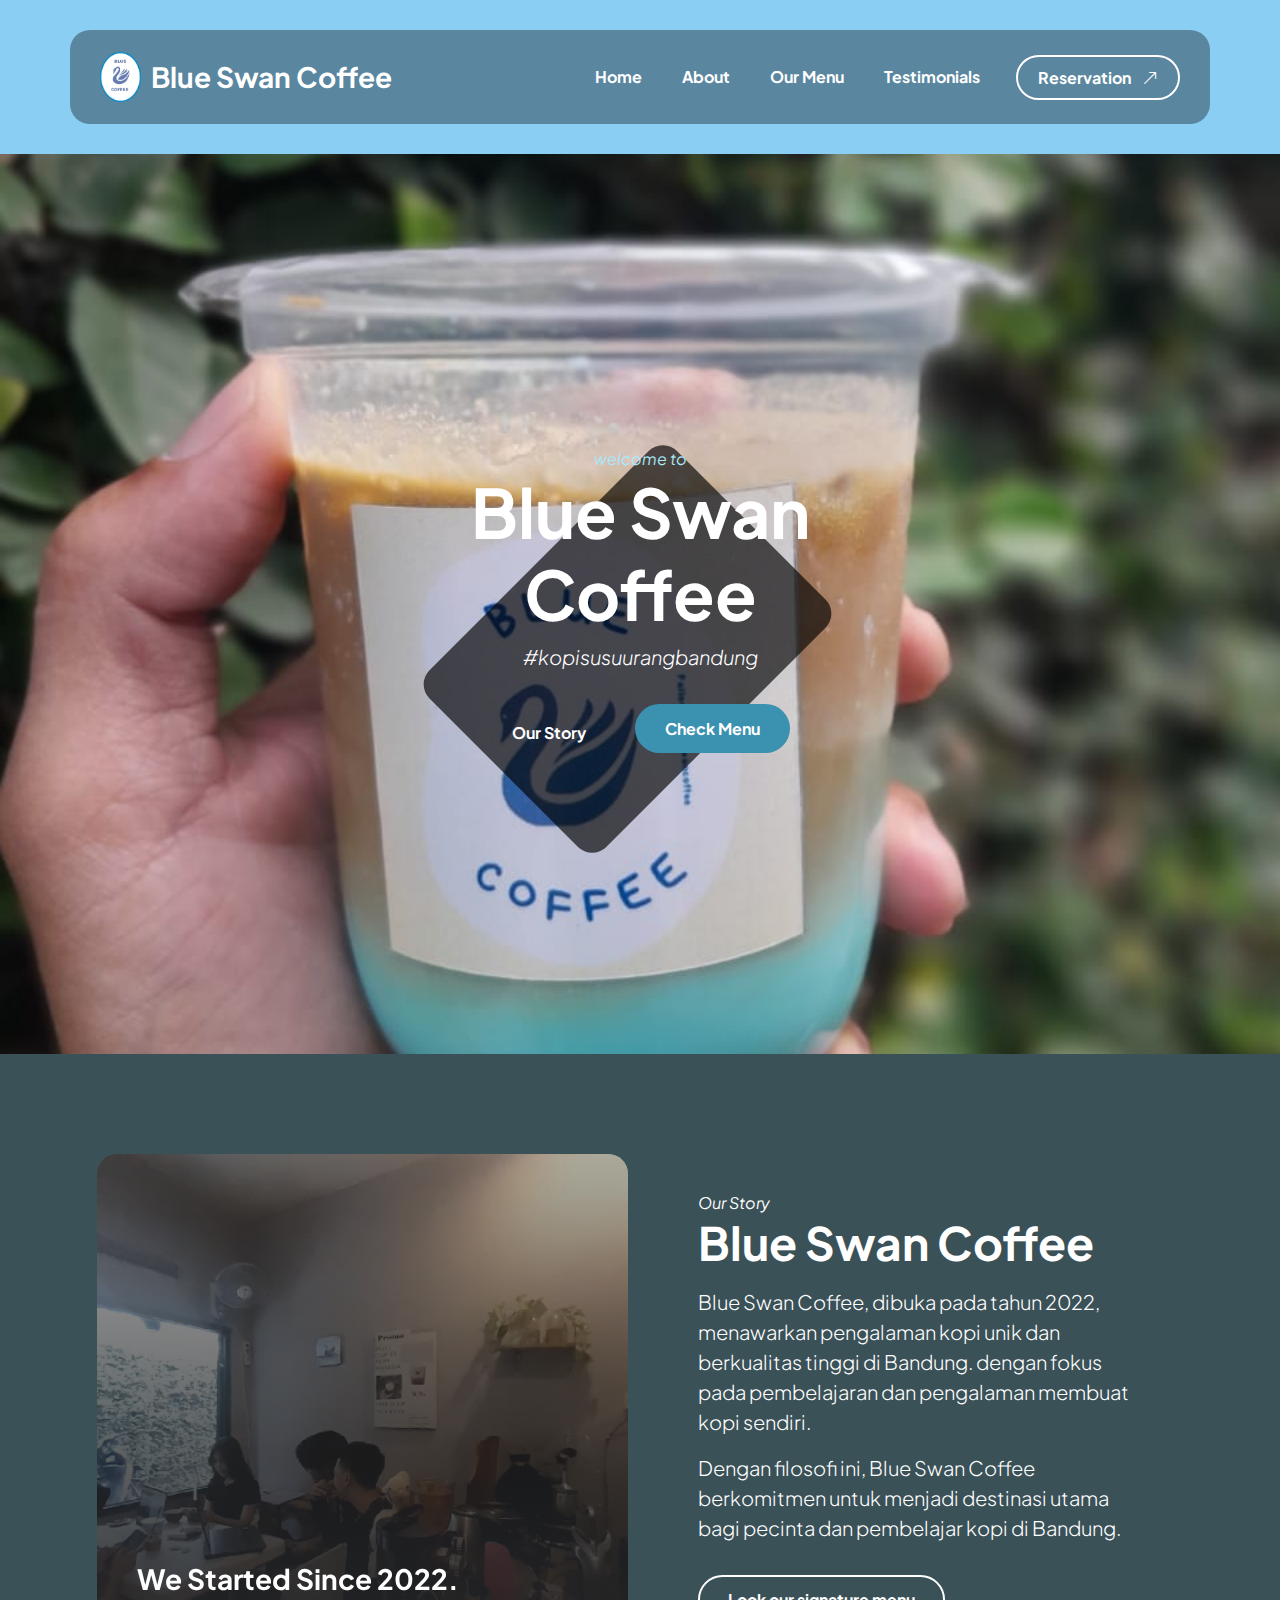
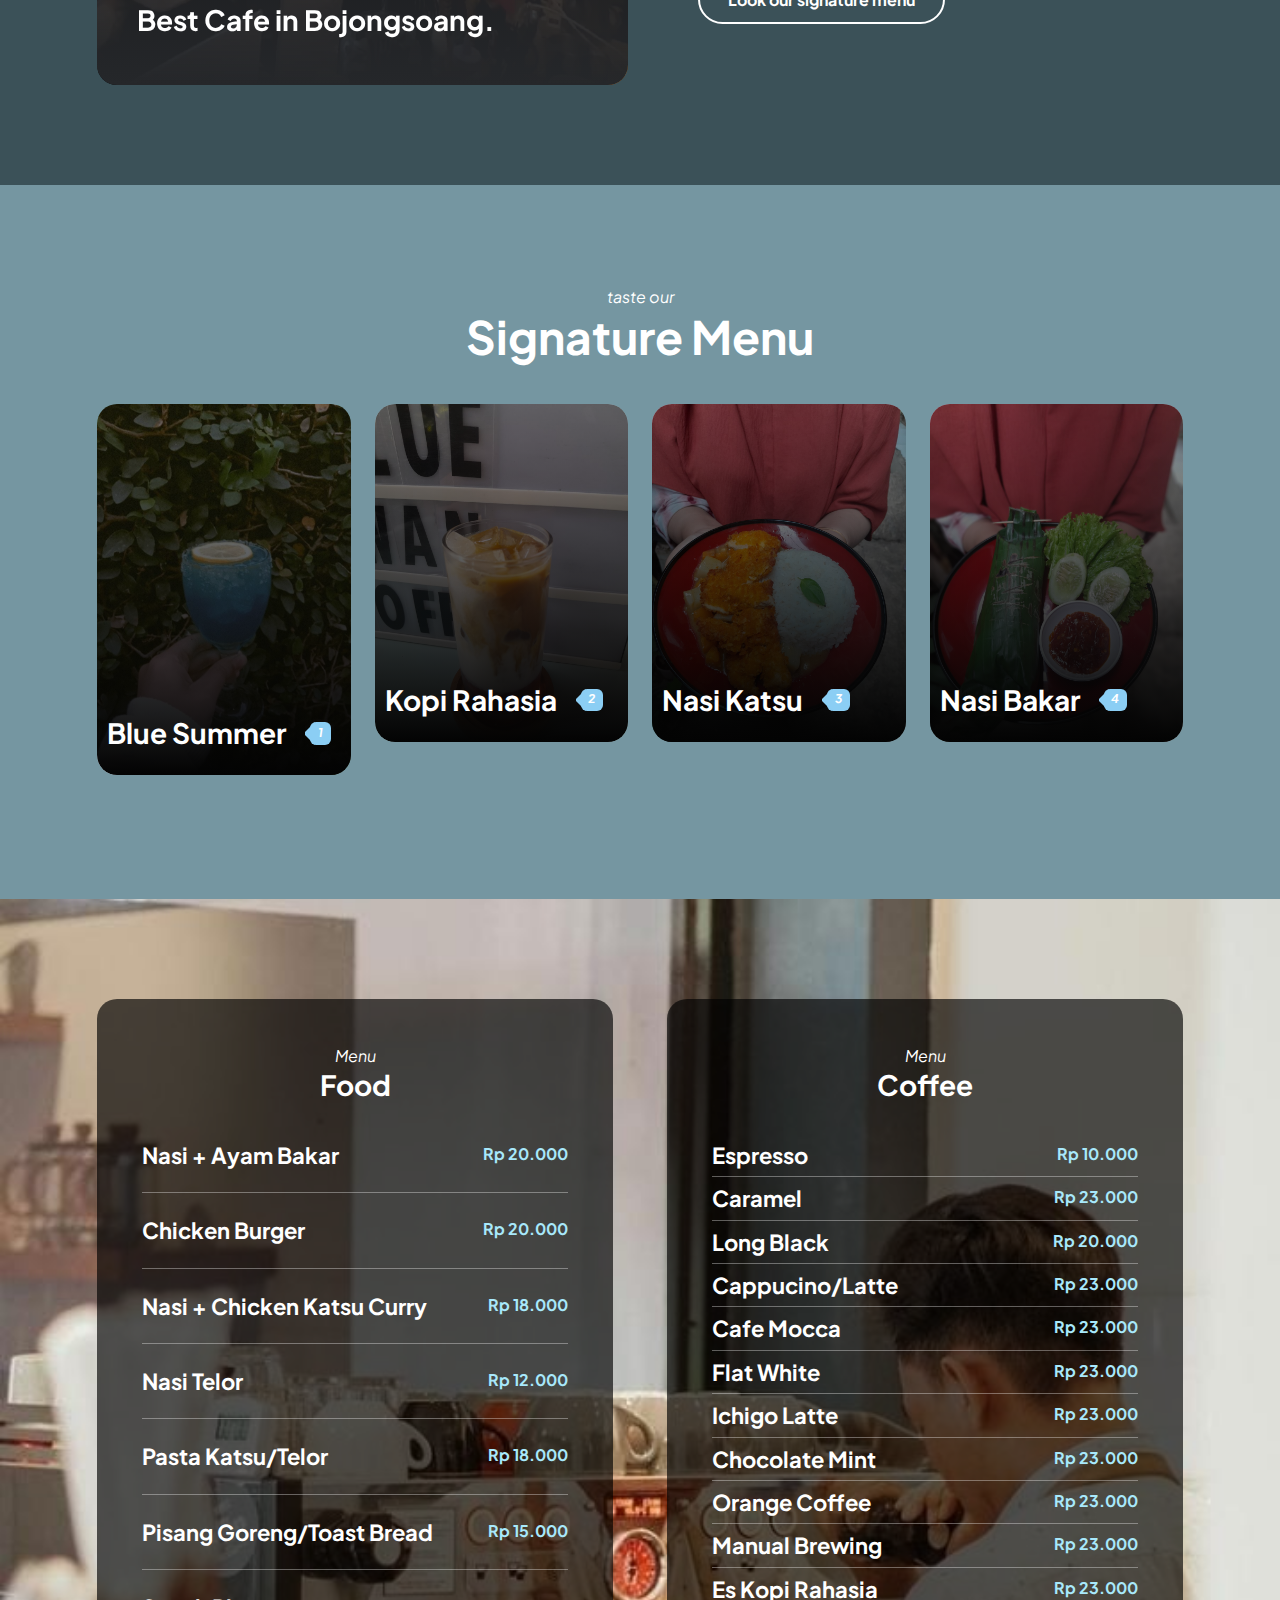
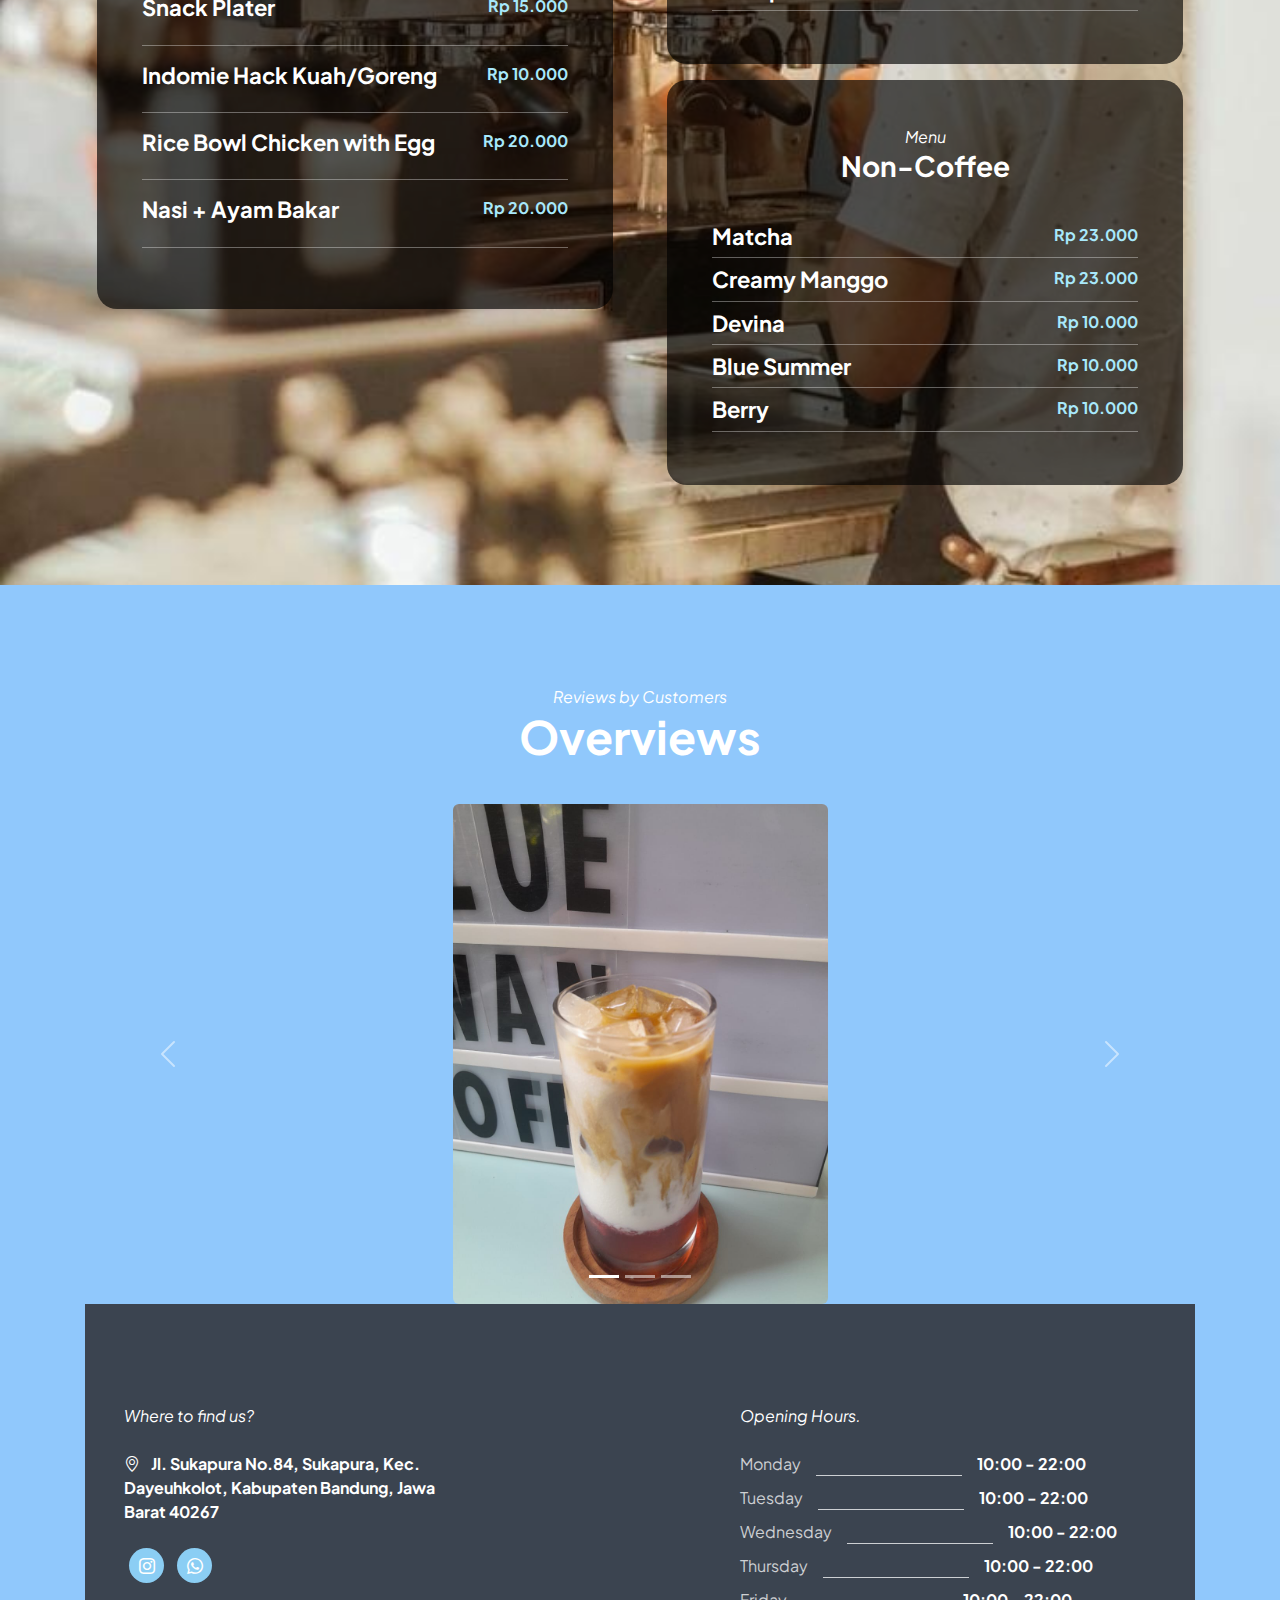
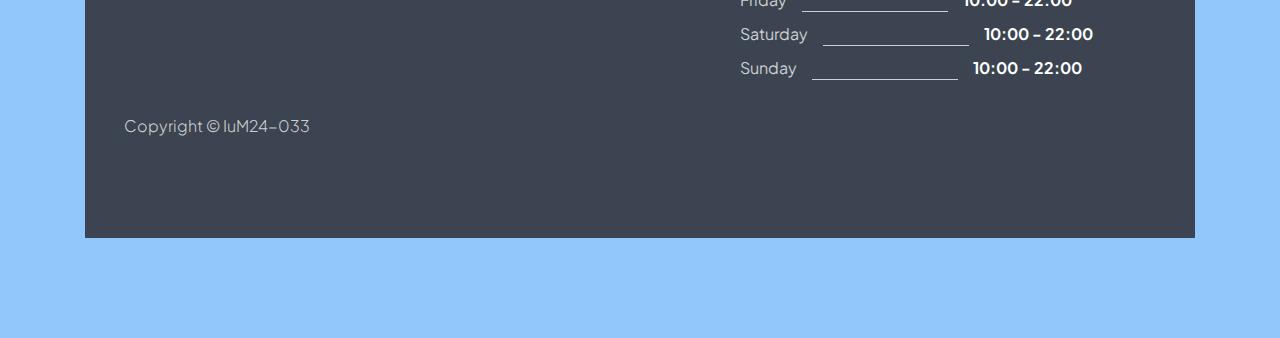
<file: blue_swan_coffee/index.html>
<!DOCTYPE html>
<html lang="en">
  <head>
    <meta charset="utf-8" />
    <meta name="viewport" content="width=device-width, initial-scale=1" />

    <meta name="description" content="" />
    <meta name="author" content="" />

    <title>Blue Swan Coffee Website</title>

    <!-- CSS FILES -->
    <link rel="preconnect" href="https://fonts.googleapis.com" />

    <link rel="preconnect" href="https://fonts.gstatic.com" crossorigin />

    <link
      href="https://fonts.googleapis.com/css2?family=Plus+Jakarta+Sans:ital,wght@0,200;0,400;0,600;0,700;1,200;1,700&display=swap"
      rel="stylesheet"
    />
    <link
      rel="stylesheet"
      href="https://maxcdn.bootstrapcdn.com/bootstrap/4.5.2/css/bootstrap.min.css"
    />
    <link href="css/bootstrap.min.css" rel="stylesheet" />

    <link href="css/bootstrap-icons.css" rel="stylesheet" />

    <link href="css/vegas.min.css" rel="stylesheet" />

    <link href="css/tooplate-barista.css" rel="stylesheet" />
  </head>
  <body>
    <main>
      <nav class="navbar navbar-expand-lg">
        <div class="container">
          <a class="navbar-brand d-flex align-items-center" href="index.html">
            <img
              src="images/img-menu-&-logo/img-logo.png"
              style="height: 50px; width: auto; margin-right: 10px"
              alt="Blue Swan Logo"
            />
            Blue Swan Coffee
          </a>
          <button
            class="navbar-toggler"
            type="button"
            data-bs-toggle="collapse"
            data-bs-target="#navbarNav"
            aria-controls="navbarNav"
            aria-expanded="false"
            aria-label="Toggle navigation"
          >
            <span class="navbar-toggler-icon"></span>
          </button>
          <div class="collapse navbar-collapse" id="navbarNav">
            <ul class="navbar-nav ms-lg-auto">
              <li class="nav-item">
                <a class="nav-link" href="index.html#section_1">Home</a>
              </li>
              <li class="nav-item">
                <a class="nav-link" href="index.html#section_2">About</a>
              </li>
              <li class="nav-item">
                <a class="nav-link" href="index.html#section_3">Our Menu</a>
              </li>
              <li class="nav-item">
                <a class="nav-link" href="index.html#section_4">Testimonials</a>
              </li>
            </ul>
            <div class="ms-lg-3">
              <a
                class="btn custom-btn custom-border-btn"
                href="https://wa.me/628986719878"
                target="_blank"
              >
                Reservation
                <i class="bi-arrow-up-right ms-2"></i>
              </a>
            </div>
          </div>
        </div>
      </nav>
      <section
        class="hero-section d-flex justify-content-center align-items-center"
        id="section_1"
      >
        <div class="container">
          <div class="row align-items-center">
            <div class="col-lg-6 col-12 mx-auto">
              <em class="small-text">welcome to</em>

              <h1>Blue Swan Coffee</h1>

              <p class="text-white mb-4 pb-lg-2">
                <em>#kopisusuurangbandung</em>
              </p>

              <a
                class="btn custom-btn custom-border-btn smoothscroll me-3"
                href="#section_2"
              >
                Our Story
              </a>

              <a class="btn custom-btn smoothscroll me-2 mb-2" href="#section_3"
                ><strong>Check Menu</strong></a
              >
            </div>
          </div>
        </div>

        <!-- <div class="hero-slides"></div>   -->
      </section>

      <section class="about-section section-padding" id="section_2">
        <div class="section-overlay"></div>
        <div class="container">
          <div class="col-12">
            <div class="row align-items-center">
              <div class="col-lg-6 col-12">
                <div class="ratio ratio-1x1">
                  <video
                    autoplay=""
                    loop=""
                    muted=""
                    class="custom-video"
                    poster=""
                  >
                    <source
                      src="videos/WhatsApp Video 2024-05-14 at 13.03.33.mp4"
                      type="video/mp4"
                    />
                  </video>

                  <div class="about-video-info d-flex flex-column">
                    <h4 class="mt-auto">We Started Since 2022.</h4>
                    <h4>Best Cafe in Bojongsoang.</h4>
                  </div>
                </div>
              </div>

              <div class="col-lg-5 col-12 mt-4 mt-lg-0 mx-auto">
                <em class="text-white">Our Story</em>

                <h2 class="text-white mb-3">Blue Swan Coffee</h2>

                <p class="text-white">
                  Blue Swan Coffee, dibuka pada tahun 2022, menawarkan
                  pengalaman kopi unik dan berkualitas tinggi di Bandung. dengan
                  fokus pada pembelajaran dan pengalaman membuat kopi sendiri.
                </p>

                <p class="text-white">
                  Dengan filosofi ini, Blue Swan Coffee berkomitmen untuk
                  menjadi destinasi utama bagi pecinta dan pembelajar kopi di
                  Bandung.
                </p>

                <a
                  href="#Signature Menu"
                  class="smoothscroll btn custom-btn custom-border-btn mt-3 mb-4"
                  >Look our signature menu</a
                >
              </div>
            </div>
          </div>
        </div>
      </section>

      <section
        class="barista-section section-padding section-bg"
        id="Signature Menu"
      >
        <div class="container">
          <div class="col-12">
            <div class="row justify-content-center">
              <div class="col-lg-12 col-12 text-center mb-4 pb-lg-2">
                <em class="text-white">taste our</em>

                <h2 class="text-white">Signature Menu</h2>
              </div>

              <div class="col-lg-3 col-md-6 col-12 mb-4">
                <div class="team-block-wrap">
                  <div class="team-block-info d-flex flex-column">
                    <div class="d-flex mt-auto mb-3">
                      <h4 class="text-white mb-0">Blue Summer</h4>

                      <p class="badge ms-4"><em>1</em></p>
                    </div>
                  </div>

                  <div class="team-block-image-wrap">
                    <img
                      src="images/team/summ.jpg"
                      class="team-block-image img-fluid"
                      alt=""
                    />
                  </div>
                </div>
              </div>

              <div class="col-lg-3 col-md-6 col-12 mb-4">
                <div class="team-block-wrap">
                  <div class="team-block-info d-flex flex-column">
                    <div class="d-flex mt-auto mb-3">
                      <h4 class="text-white mb-0">Kopi Rahasia</h4>

                      <p class="badge ms-4"><em>2</em></p>
                    </div>
                  </div>

                  <div class="team-block-image-wrap">
                    <img
                      src="images/team/Kopisusu.jpeg"
                      class="team-block-image img-fluid"
                      alt=""
                    />
                  </div>
                </div>
              </div>

              <div class="col-lg-3 col-md-6 col-12 mb-4">
                <div class="team-block-wrap">
                  <div class="team-block-info d-flex flex-column">
                    <div class="d-flex mt-auto mb-3">
                      <h4 class="text-white mb-0">Nasi Katsu</h4>

                      <p class="badge ms-4"><em>3</em></p>
                    </div>
                  </div>

                  <div class="team-block-image-wrap">
                    <img
                      src="images/team/katsu.jpeg"
                      class="team-block-image img-fluid"
                      alt=""
                    />
                  </div>
                </div>
              </div>

              <div class="col-lg-3 col-md-6 col-12">
                <div class="team-block-wrap">
                  <div class="team-block-info d-flex flex-column">
                    <div class="d-flex mt-auto mb-3">
                      <h4 class="text-white mb-0">Nasi Bakar</h4>

                      <p class="badge ms-4"><em>4</em></p>
                    </div>
                  </div>

                  <div class="team-block-image-wrap">
                    <img
                      src="images/team/nasibakar.jpeg"
                      class="team-block-image img-fluid"
                      alt=""
                    />
                  </div>
                </div>
              </div>
            </div>
          </div>
        </div>
      </section>

      <!-- Menu Pricelist -->
      <section class="menu-section section-padding" id="section_3">
        <div class="container">
          <div class="row">
            <!-- Food -->
            <div class="col-lg-6 col-12 mb-3">
              <div class="col-12">
                <div class="menu-block-wrap">
                  <div class="text-center mb-4 pb-lg-2">
                    <em class="text-white">Menu</em>
                    <h4 class="text-white">Food</h4>
                  </div>

                  <div class="menu-block">
                    <div class="d-flex mt-2">
                      <h6>Nasi + Ayam Bakar</h6>
                      <span class="underline"></span>
                      <strong class="ms-auto">Rp 20.000</strong>
                    </div>
                    <div class="border-top mt-3 pt-3"></div>
                  </div>

                  <div class="menu-block">
                    <div class="d-flex mt-2">
                      <h6>Chicken Burger</h6>
                      <span class="underline"></span>
                      <strong class="ms-auto">Rp 20.000</strong>
                    </div>
                    <div class="border-top mt-3 pt-3"></div>
                  </div>

                  <div class="menu-block">
                    <div class="d-flex mt-2">
                      <h6>Nasi + Chicken Katsu Curry</h6>
                      <span class="underline"></span>
                      <strong class="ms-auto">Rp 18.000</strong>
                    </div>
                    <div class="border-top mt-3 pt-3"></div>
                  </div>

                  <div class="menu-block">
                    <div class="d-flex mt-2">
                      <h6>Nasi Telor</h6>
                      <span class="underline"></span>
                      <strong class="ms-auto">Rp 12.000</strong>
                    </div>
                    <div class="border-top mt-3 pt-3"></div>
                  </div>

                  <div class="menu-block">
                    <div class="d-flex mt-2">
                      <h6>Pasta Katsu/Telor</h6>
                      <span class="underline"></span>
                      <strong class="ms-auto">Rp 18.000</strong>
                    </div>
                    <div class="border-top mt-3 pt-3"></div>
                  </div>

                  <div class="menu-block">
                    <div class="d-flex mt-2">
                      <h6>Pisang Goreng/Toast Bread</h6>
                      <span class="underline"></span>
                      <strong class="ms-auto">Rp 15.000</strong>
                    </div>
                    <div class="border-top mt-3 pt-3"></div>
                  </div>

                  <div class="menu-block">
                    <div class="d-flex mt-2">
                      <h6>Snack Plater</h6>
                      <span class="underline"></span>
                      <strong class="ms-auto">Rp 15.000</strong>
                    </div>
                    <div class="border-top mt-3 pt-3"></div>
                  </div>

                  <div class="menu-block">
                    <div class="d-flex">
                      <h6>Indomie Hack Kuah/Goreng</h6>
                      <span class="underline"></span>
                      <strong class="ms-auto">Rp 10.000</strong>
                    </div>
                    <div class="border-top mt-3 pt-3"></div>
                  </div>

                  <div class="menu-block">
                    <div class="d-flex">
                      <h6>Rice Bowl Chicken with Egg</h6>
                      <span class="underline"></span>
                      <strong class="ms-auto">Rp 20.000</strong>
                    </div>
                    <div class="border-top mt-3 pt-3"></div>
                  </div>

                  <div class="menu-block">
                    <div class="d-flex">
                      <h6>Nasi + Ayam Bakar</h6>
                      <span class="underline"></span>
                      <strong class="ms-auto">Rp 20.000</strong>
                    </div>
                    <div class="border-top mt-3 pt-3"></div>
                  </div>
                </div>
              </div>
            </div>

            <!-- Coffee -->
            <div class="col-lg-6 col-12">
              <div class="col-12">
                <div class="menu-block-wrap mb-3">
                  <div class="text-center mb-4 pb-lg-2">
                    <em class="text-white">Menu</em>
                    <h4 class="text-white">Coffee</h4>
                  </div>

                  <div class="menu-block">
                    <div class="d-flex">
                      <h6>Espresso</h6>
                      <span class="underline"></span>
                      <strong class="ms-auto">Rp 10.000</strong>
                    </div>
                    <div class="border-top pt-2"></div>
                  </div>

                  <div class="menu-block">
                    <div class="d-flex">
                      <h6>Caramel</h6>
                      <span class="underline"></span>
                      <strong class="ms-auto">Rp 23.000</strong>
                    </div>
                    <div class="border-top pt-2"></div>
                  </div>

                  <div class="menu-block">
                    <div class="d-flex">
                      <h6>Long Black</h6>
                      <span class="underline"></span>
                      <strong class="ms-auto">Rp 20.000</strong>
                    </div>
                    <div class="border-top pt-2"></div>
                  </div>

                  <div class="menu-block">
                    <div class="d-flex">
                      <h6>Cappucino/Latte</h6>
                      <span class="underline"></span>
                      <strong class="ms-auto">Rp 23.000</strong>
                    </div>
                    <div class="border-top pt-2"></div>
                  </div>

                  <div class="menu-block">
                    <div class="d-flex">
                      <h6>Cafe Mocca</h6>
                      <span class="underline"></span>
                      <strong class="ms-auto">Rp 23.000</strong>
                    </div>
                    <div class="border-top pt-2"></div>
                  </div>

                  <div class="menu-block">
                    <div class="d-flex">
                      <h6>Flat White</h6>
                      <span class="underline"></span>
                      <strong class="ms-auto">Rp 23.000</strong>
                    </div>
                    <div class="border-top pt-2"></div>
                  </div>

                  <div class="menu-block">
                    <div class="d-flex">
                      <h6>Ichigo Latte</h6>
                      <span class="underline"></span>
                      <strong class="ms-auto">Rp 23.000</strong>
                    </div>
                    <div class="border-top pt-2"></div>
                  </div>

                  <div class="menu-block">
                    <div class="d-flex">
                      <h6>Chocolate Mint</h6>
                      <span class="underline"></span>
                      <strong class="ms-auto">Rp 23.000</strong>
                    </div>
                    <div class="border-top pt-2"></div>
                  </div>

                  <div class="menu-block">
                    <div class="d-flex">
                      <h6>Orange Coffee</h6>
                      <span class="underline"></span>
                      <strong class="ms-auto">Rp 23.000</strong>
                    </div>
                    <div class="border-top pt-2"></div>
                  </div>

                  <div class="menu-block">
                    <div class="d-flex">
                      <h6>Manual Brewing</h6>
                      <span class="underline"></span>
                      <strong class="ms-auto">Rp 23.000</strong>
                    </div>
                    <div class="border-top pt-2"></div>
                  </div>

                  <div class="menu-block">
                    <div class="d-flex">
                      <h6>Es Kopi Rahasia</h6>
                      <span class="underline"></span>
                      <strong class="ms-auto">Rp 23.000</strong>
                    </div>
                    <div class="border-top pt-2"></div>
                  </div>
                </div>
              </div>

              <!-- Non Coffee -->
              <div class="col-12">
                <div class="menu-block-wrap">
                  <div class="text-center mb-4 pb-lg-2">
                    <em class="text-white">Menu</em>
                    <h4 class="text-white">Non-Coffee</h4>
                  </div>

                  <div class="menu-block">
                    <div class="d-flex">
                      <h6>Matcha</h6>
                      <span class="underline"></span>
                      <strong class="ms-auto">Rp 23.000</strong>
                    </div>
                    <div class="border-top pt-2"></div>
                  </div>

                  <div class="menu-block">
                    <div class="d-flex">
                      <h6>Creamy Manggo</h6>
                      <span class="underline"></span>
                      <strong class="ms-auto">Rp 23.000</strong>
                    </div>
                    <div class="border-top pt-2"></div>
                  </div>

                  <div class="menu-block">
                    <div class="d-flex">
                      <h6>Devina</h6>
                      <span class="underline"></span>
                      <strong class="ms-auto">Rp 10.000</strong>
                    </div>
                    <div class="border-top pt-2"></div>
                  </div>

                  <div class="menu-block">
                    <div class="d-flex">
                      <h6>Blue Summer</h6>
                      <span class="underline"></span>
                      <strong class="ms-auto">Rp 10.000</strong>
                    </div>
                    <div class="border-top pt-2"></div>
                  </div>

                  <div class="menu-block">
                    <div class="d-flex">
                      <h6>Berry</h6>
                      <span class="underline"></span>
                      <strong class="ms-auto">Rp 10.000</strong>
                    </div>
                    <div class="border-top pt-2"></div>
                  </div>
                </div>
              </div>
            </div>
          </div>
        </div>
      </section>

      <!-- Menu Photos -->
      <section
        class="reviews-section section-padding section-bg"
        id="section_4"
      >
        <div class="container">
          <div class="col-12">
            <div class="row justify-content-center">
              <div class="col-lg-12 col-12 text-center mb-4 pb-lg-2">
                <em class="text-white">Reviews by Customers</em>

                <h2 class="text-white">Overviews</h2>
              </div>

              <div
                id="carouselExampleIndicators"
                class="carousel slide"
                data-ride="carousel"
              >
                <ol class="carousel-indicators">
                  <li
                    data-target="#carouselExampleIndicators"
                    data-slide-to="0"
                    class="active"
                  ></li>
                  <li
                    data-target="#carouselExampleIndicators"
                    data-slide-to="1"
                  ></li>
                  <li
                    data-target="#carouselExampleIndicators"
                    data-slide-to="2"
                  ></li>
                </ol>
                <div class="carousel-inner">
                  <div class="carousel-item active">
                    <img
                      class="d-block mx-auto img-fluid rounded"
                      style="height: 500px"
                      src="images/img-drinks/img-drink-1.jpeg"
                      alt="First slide"
                    />
                  </div>
                  <div class="carousel-item">
                    <img
                      class="d-block mx-auto img-fluid rounded"
                      style="height: 500px"
                      src="images/img-drinks/img-drink-2.jpeg"
                      alt="Second slide"
                    />
                  </div>
                  <div class="carousel-item">
                    <img
                      class="d-block mx-auto img-fluid rounded"
                      style="height: 500px"
                      src="images/img-drinks/img-drink-3.jpeg"
                      alt="Third slide"
                    />
                  </div>
                </div>
                <a
                  class="carousel-control-prev"
                  href="#carouselExampleIndicators"
                  role="button"
                  data-slide="prev"
                >
                  <span
                    class="carousel-control-prev-icon"
                    aria-hidden="true"
                  ></span>
                  <span class="sr-only">Previous</span>
                </a>
                <a
                  class="carousel-control-next"
                  href="#carouselExampleIndicators"
                  role="button"
                  data-slide="next"
                >
                  <span
                    class="carousel-control-next-icon"
                    aria-hidden="true"
                  ></span>
                  <span class="sr-only">Next</span>
                </a>
              </div>

      <footer class="site-footer">
        <div class="container">
          <div class="col-12">
            <div class="row">
              <div class="col-lg-4 col-12 me-auto">
                <em class="text-white d-block mb-4">Where to find us?</em>

                <strong class="text-white">
                  <i class="bi-geo-alt me-2"></i>
                  Jl. Sukapura No.84, Sukapura, Kec. Dayeuhkolot, Kabupaten
                  Bandung, Jawa Barat 40267
                </strong>

                <ul class="social-icon mt-4">
                  <li class="social-icon-item">
                    <a
                      href="https://www.instagram.com/blueswancoffee?utm_source=ig_web_button_share_sheet&igsh=ZDNlZDc0MzIxNw=="
                      class="social-icon-link bi-instagram"
                    >
                    </a>
                  </li>

                  <li class="social-icon-item">
                    <a
                      href="https://wa.me/628986719878"
                      class="social-icon-link bi-whatsapp"
                    >
                    </a>
                  </li>
                </ul>
              </div>

              <div class="col-lg-5 col-12">
                <em class="text-white d-block mb-4">Opening Hours.</em>

                <ul class="opening-hours-list">
                  <li class="d-flex">
                    Monday
                    <span class="underline"></span>

                    <strong>10:00 - 22:00</strong>
                  </li>
                  <li class="d-flex">
                    Tuesday
                    <span class="underline"></span>

                    <strong>10:00 - 22:00</strong>
                  </li>
                  <li class="d-flex">
                    Wednesday
                    <span class="underline"></span>

                    <strong>10:00 - 22:00</strong>
                  </li>
                  <li class="d-flex">
                    Thursday
                    <span class="underline"></span>

                    <strong>10:00 - 22:00</strong>
                  </li>
                  <li class="d-flex">
                    Friday
                    <span class="underline"></span>

                    <strong>10:00 - 22:00</strong>
                  </li>

                  <li class="d-flex">
                    Saturday
                    <span class="underline"></span>

                    <strong>10:00 - 22:00</strong>
                  </li>

                  <li class="d-flex">
                    Sunday
                    <span class="underline"></span>

                    <strong>10:00 - 22:00</strong>
                  </li>
                </ul>
              </div>

              <div class="col-lg-8 col-12 mt-4">
                <p class="copyright-text mb-0">Copyright © IuM24-033</p>
              </div>
            </div>
          </div>
        </div>
      </footer>
    </main>

    <!-- JAVASCRIPT FILES -->
    <script src="js/jquery.min.js"></script>
    <script src="js/bootstrap.min.js"></script>
    <script src="js/jquery.sticky.js"></script>
    <script src="js/click-scroll.js"></script>
    <script src="js/vegas.min.js"></script>
    <script src="js/custom.js"></script>
    <script src="https://code.jquery.com/jquery-3.5.1.slim.min.js"></script>
    <script src="https://cdn.jsdelivr.net/npm/@popperjs/core@2.5.4/dist/umd/popper.min.js"></script>
    <script src="https://maxcdn.bootstrapcdn.com/bootstrap/4.5.2/js/bootstrap.min.js"></script>
    <!-- Custom JavaScript to handle form submission and WhatsApp message sending -->
    <script>
      function sendWhatsAppMessage(event) {
        // Prevent default form submission behavior
        event.preventDefault();

        // Get form values
        var name = '\n\nName: ' + document.getElementById('form-name').value;
        var email = '\nEmail: ' + document.getElementById('form-email').value;
        var message =
          '\nMessage: ' + document.getElementById('form-message').value;
        var thanks = '\n\n~ Thank You. ~';

        // Encode message for URL
        var message =
          '~ Contact Form ~' +
          encodeURIComponent(name) +
          encodeURIComponent(email) +
          encodeURIComponent(message) +
          encodeURIComponent(thanks);

        // Replace spaces with %20
        message = message.replace(/ /g, '%20');

        // Construct WhatsApp link
        var whatsappLink = 'https://wa.me/6281398177870?text=' + message;

        // Redirect to WhatsApp
        window.location.href = whatsappLink;
      }
    </script>
  </body>
</html>
</file>
<file: blue_swan_coffee/css/tooplate-barista.css>
/*

Tooplate 2137 Barista

https://www.tooplate.com/view/2137-barista-cafe

*/

/*---------------------------------------
  CUSTOM PROPERTIES ( VARIABLES )             
-----------------------------------------*/
:root {
  --white-color: #ffffff;
  --primary-color: #8bcef4;
  --secondary-color: #a8e8fb;
  --section-bg-color: #7596a1;
  --custom-btn-bg-color: #3b91b0;
  --custom-btn-bg-hover-color: #3b4450;
  --dark-color: #000000;
  --p-color: #717275;
  --border-color: #7fffd4;
  --link-hover-color: #51b0e7;

  --body-font-family: 'Plus Jakarta Sans', sans-serif;

  --h1-font-size: 68px;
  --h2-font-size: 46px;
  --h3-font-size: 32px;
  --h4-font-size: 28px;
  --h5-font-size: 24px;
  --h6-font-size: 22px;
  --p-font-size: 20px;
  --btn-font-size: 16px;
  --form-btn-font-size: 18px;
  --menu-font-size: 16px;

  --border-radius-large: 100px;
  --border-radius-medium: 20px;
  --border-radius-small: 10px;

  --font-weight-thin: 200;
  --font-weight-light: 300;
  --font-weight-normal: 400;
  --font-weight-bold: 700;
}

body {
  background-color: var(--white-color);
  font-family: var(--body-font-family);
}

/*---------------------------------------
  TYPOGRAPHY               
-----------------------------------------*/

h2,
h3,
h4,
h5,
h6 {
  color: var(--dark-color);
}

h1,
h2,
h3,
h4,
h5,
h6 {
  font-weight: var(--font-weight-bold);
}

h1 {
  font-size: var(--h1-font-size);
}

h2 {
  font-size: var(--h2-font-size);
}

h3 {
  font-size: var(--h3-font-size);
}

h4 {
  font-size: var(--h4-font-size);
}

h5 {
  font-size: var(--h5-font-size);
}

h6 {
  font-size: var(--h6-font-size);
}

p {
  color: var(--p-color);
  font-size: var(--p-font-size);
  font-weight: var(--font-weight-light);
}

ul li {
  color: var(--p-color);
  font-size: var(--p-font-size);
  font-weight: var(--font-weight-light);
}

a,
button {
  touch-action: manipulation;
  transition: all 0.3s;
}

a {
  display: inline-block;
  color: var(--primary-color);
  text-decoration: none;
}

a:hover {
  color: var(--link-hover-color);
}

b,
strong {
  font-weight: var(--font-weight-bold);
}

/*---------------------------------------
  SECTION               
-----------------------------------------*/
.section-padding {
  padding-top: 100px;
  padding-bottom: 100px;
}

.section-bg {
  background-color: var(--section-bg-color);
}

.section-overlay {
  background-color: var(--dark-color);
  position: absolute;
  z-index: 9;
  top: 0;
  left: 0;
  pointer-events: none;
  width: 100%;
  height: 100%;
  opacity: 0.65;
}

.section-overlay + .container {
  position: relative;
  z-index: 22;
}

.back-top-icon {
  font-size: var(--h2-font-size);
}

/*---------------------------------------
  TIMELINE               
-----------------------------------------*/
.timeline {
  position: relative;
  max-width: 1200px;
  margin: 0 auto;
}

.timeline::after {
  content: '';
  position: absolute;
  width: 5px;
  background-color: var(--white-color);
  top: 0;
  bottom: 0;
  left: 50%;
  margin-left: -3px;
}

.timeline-container {
  padding: 10px 40px;
  padding-top: 0;
  position: relative;
  background-color: inherit;
  width: 50%;
}

.timeline-container::after {
  content: '';
  position: absolute;
  width: 25px;
  height: 25px;
  right: -12px;
  background-color: var(--white-color);
  border: 5px solid #98c5ff;
  top: 15px;
  border-radius: 50%;
  z-index: 1;
}

.timeline-container-left {
  left: 0;
}

.timeline-container-right {
  left: 50%;
}

.timeline-container-left::before {
  content: ' ';
  height: 0;
  position: absolute;
  top: 9px;
  width: 0;
  z-index: 1;
  right: 25px;
  border: medium solid white;
  border-width: 20px 0 20px 20px;
  border-color: transparent transparent transparent white;
}

.timeline-container-right::before {
  content: ' ';
  height: 0;
  position: absolute;
  top: 9px;
  width: 0;
  z-index: 1;
  left: 25px;
  border: medium solid white;
  border-width: 20px 20px 20px 0;
  border-color: transparent white transparent transparent;
}

.timeline-container-right::after {
  left: -13px;
}

.timeline-content {
  padding: 5px;
  background-color: var(--white-color);
  position: relative;
  border-radius: var(--border-radius-medium);
}

@media screen and (max-width: 991px) {
  .timeline::after {
    left: 31px;
  }

  .timeline-container {
    width: 100%;
    padding-left: 70px;
    padding-right: 25px;
  }

  .timeline-container::before {
    left: 58px;
    border: medium solid white;
    border-width: 20px 20px 20px 0;
    border-color: transparent white transparent transparent;
  }

  .timeline-container-left::after,
  .timeline-container-right::after {
    left: 6px;
  }

  .timeline-container-right {
    left: 0%;
  }
}

/*---------------------------------------
  CUSTOM BUTTON               
-----------------------------------------*/
.custom-btn {
  background: var(--custom-btn-bg-color);
  border: 2px solid transparent;
  border-radius: var(--border-radius-large);
  color: var(--white-color);
  font-size: var(--btn-font-size);
  font-weight: var(--font-weight-bold);
  line-height: normal;
  transition: all 0.3s;
  padding: 12px 28px;
}

.custom-btn:hover {
  background: var(--custom-btn-bg-hover-color);
  color: var(--white-color);
}

.custom-border-btn {
  background: transparent;
  border: 2px solid var(--white-color);
  color: var(--white-color);
}

.custom-border-btn:hover {
  background: var(--white-color);
  color: var(--secondary-color);
}

.custom-btn-bg-white {
  border-color: var(--white-color);
  color: var(--white-color);
}

.custom-btn-italic {
  font-style: italic;
}

/*---------------------------------------
  NAVIGATION BAR & OFFCANVAS              
-----------------------------------------*/
.sticky-wrapper {
  position: absolute;
  z-index: 999999;
  top: 0;
  right: 0;
  left: 0;
}

.sticky-wrapper.is-sticky .container {
  background: rgba(76, 183, 241, 0.65);
  border-radius: var(--border-radius-medium);
  padding: 15px 30px;
}

.navbar {
  background: var(--primary-color);
  z-index: 999999;
  padding-top: 30px;
  padding-bottom: 30px;
}

.navbar .container {
  background: rgba(0, 0, 0, 0.35);
  border-radius: var(--border-radius-medium);
  padding: 15px 30px;
}

.navbar-brand,
.navbar-brand:hover {
  font-size: var(--h4-font-size);
  font-weight: var(--font-weight-bold);
  display: block;
  color: var(--white-color);
}

.navbar .navbar-brand-image {
  filter: brightness(0) invert(1);
}

.navbar-brand-image {
  width: 48px;
  height: auto;
  margin-right: 10px;
}

.navbar .custom-btn {
  padding: 10px 20px;
}

.navbar-expand-lg .navbar-nav .nav-link {
  border-radius: var(--border-radius-large);
  margin: 10px;
  padding: 10px;
}

.navbar-nav .nav-link {
  display: inline-block;
  color: var(--white-color);
  font-size: var(--menu-font-size);
  font-weight: var(--font-weight-bold);
  padding-top: 15px;
  padding-bottom: 15px;
}

.navbar-nav .nav-link.active,
.navbar-nav .nav-link:hover {
  color: var(--secondary-color);
}

.navbar .dropdown-menu {
  background: var(--white-color);
  box-shadow: 0 1rem 3rem rgba(0, 0, 0, 0.175);
  border: 0;
  display: inherit;
  opacity: 0;
  min-width: 9rem;
  margin-top: 20px;
  padding: 13px 0 10px 0;
  transition: all 0.3s;
  pointer-events: none;
}

.navbar .dropdown-menu::before {
  content: '';
  width: 0;
  height: 0;
  border-left: 20px solid transparent;
  border-right: 20px solid transparent;
  border-bottom: 15px solid var(--white-color);
  position: absolute;
  top: -10px;
  left: 10px;
}

.navbar .dropdown-item {
  display: inline-block;
  color: var(--p-color);
  font-size: var(--menu-font-size);
  font-weight: var(--font-weight-medium);
  position: relative;
}

.navbar .dropdown-item.active,
.navbar .dropdown-item:active,
.navbar .dropdown-item:focus,
.navbar .dropdown-item:hover {
  background: transparent;
  color: var(--link-hover-color);
}

.navbar .dropdown-toggle::after {
  content: '\f282';
  display: inline-block;
  font-family: bootstrap-icons !important;
  font-size: var(--menu-font-size);
  font-style: normal;
  font-weight: normal !important;
  font-variant: normal;
  text-transform: none;
  line-height: 1;
  vertical-align: -0.125em;
  -webkit-font-smoothing: antialiased;
  -moz-osx-font-smoothing: grayscale;
  position: relative;
  left: 2px;
  border: 0;
}

@media screen and (min-width: 992px) {
  .navbar .dropdown:hover .dropdown-menu {
    opacity: 1;
    margin-top: 0;
    pointer-events: auto;
  }
}

.navbar-toggler {
  border: 0;
  padding: 0;
  cursor: pointer;
  margin: 0;
  width: 30px;
  height: 35px;
  outline: none;
}

.navbar-toggler:focus {
  outline: none;
  box-shadow: none;
}

.navbar-toggler[aria-expanded='true'] .navbar-toggler-icon {
  background: transparent;
}

.navbar-toggler[aria-expanded='true'] .navbar-toggler-icon:before,
.navbar-toggler[aria-expanded='true'] .navbar-toggler-icon:after {
  transition: top 300ms 50ms ease, -webkit-transform 300ms 350ms ease;
  transition: top 300ms 50ms ease, transform 300ms 350ms ease;
  transition: top 300ms 50ms ease, transform 300ms 350ms ease,
    -webkit-transform 300ms 350ms ease;
  top: 0;
}

.navbar-toggler[aria-expanded='true'] .navbar-toggler-icon:before {
  transform: rotate(45deg);
}

.navbar-toggler[aria-expanded='true'] .navbar-toggler-icon:after {
  transform: rotate(-45deg);
}

.navbar-toggler .navbar-toggler-icon {
  background: var(--white-color);
  transition: background 10ms 300ms ease;
  display: block;
  width: 30px;
  height: 2px;
  position: relative;
}

.navbar-toggler .navbar-toggler-icon:before,
.navbar-toggler .navbar-toggler-icon:after {
  transition: top 300ms 350ms ease, -webkit-transform 300ms 50ms ease;
  transition: top 300ms 350ms ease, transform 300ms 50ms ease;
  transition: top 300ms 350ms ease, transform 300ms 50ms ease,
    -webkit-transform 300ms 50ms ease;
  position: absolute;
  right: 0;
  left: 0;
  background: var(--white-color);
  width: 30px;
  height: 2px;
  content: '';
}

.navbar-toggler .navbar-toggler-icon::before {
  top: -8px;
}

.navbar-toggler .navbar-toggler-icon::after {
  top: 8px;
}

/*---------------------------------------
  HERO        
-----------------------------------------*/
.hero-section {
  /* background-color: var(--section-bg-color); */
  background-image: url('../images/img-drinks/img-drink-9.jpeg');
  position: relative;
  overflow: hidden;
  /* min-height: 620px; */
  text-align: center;
  background-repeat: no-repeat;
  background-size: cover;
  background-position-y: center;
}

.hero-section::after {
  background-color: rgba(0, 0, 0, 0.65);
  border-radius: var(--border-radius-medium);
  content: '';
  position: absolute;
  top: 55%;
  left: 50%;
  transform: translate(-55%, -50%) rotate(45deg);
  width: 250px;
  height: 350px;
  pointer-events: none;
}

@media screen and (min-width: 991px) {
  .hero-section {
    height: 100vh;
  }
}

.hero-section h1 {
  color: var(--white-color);
}

.small-text {
  color: var(--secondary-color);
}

.hero-section .custom-border-btn {
  border-color: transparent;
}

.hero-section .container {
  position: relative;
  z-index: 9;
}

.hero-slides {
  width: 100%;
  height: 100%;
  position: absolute !important;
}

.opening-hours-list {
  margin: 0;
  padding: 0;
}

.opening-hours-list li {
  color: rgba(255, 255, 255, 0.75);
  font-size: var(--btn-font-size);
  font-weight: var(--font-weight-normal);
  margin-bottom: 10px;
}

.opening-hours-list li .underline {
  background-color: rgba(255, 255, 255, 0.75);
  width: 35%;
  height: 1px;
  margin: auto 15px 0 15px;
}

/*---------------------------------------
  ABOUT              
-----------------------------------------*/
.about-section {
  background-color: var(--secondary-color);
  position: relative;
}

.about-section .ratio {
  border-radius: var(--border-radius-medium);
}

.custom-video {
  border-radius: var(--border-radius-medium);
  width: 100%;
  height: 100%;
  object-fit: cover;
}

.about-image-wrap {
  border-radius: var(--border-radius-medium);
  position: relative;
  overflow: hidden;
}

.about-video-info {
  background-image: linear-gradient(
    to bottom,
    rgba(16, 16, 16, 0.35),
    rgb(37, 39, 42)
  );
  border-radius: var(--border-radius-medium);
  bottom: 0;
  height: auto;
  padding: 40px;
}

.about-video-info h4 {
  color: var(--white-color);
}

.about-section h6 {
  color: var(--secondary-color);
}

.team-block-wrap {
  background-color: var(--secondary-color);
  border-radius: var(--border-radius-medium);
  position: relative;
  overflow: hidden;
  max-height: 400px;
  cursor: pointer;
}

.team-block-wrap:hover .team-block-image {
  transform: scale(1.2);
}

.team-block-image-wrap {
  width: 100%;
}

.team-block-image {
  display: block;
  object-fit: cover;
  width: 100%;
  height: 100%;
  transition: all 0.3s;
}

.team-block-info {
  background-image: linear-gradient(
    to bottom,
    rgba(0, 0, 0, 0.35),
    rgb(3, 3, 3)
  );
  position: absolute;
  z-index: 1;
  top: 0;
  right: 0;
  bottom: 0;
  left: 0;
  padding: 10px;
}

.team-block-info .badge {
  margin: auto;
  top: 1px;
  bottom: 1;
}

/*---------------------------------------
  OUR MENU              
-----------------------------------------*/
.menu-section {
  background-image: url('../images/img-place/img-place-1.jpeg');
  background-repeat: no-repeat;
  background-size: cover;
}

.menu-block-wrap {
  background: rgba(0, 0, 0, 0.65);
  border-radius: var(--border-radius-medium);
  padding: 45px;
}

.menu-block .border-top {
  border-top-color: rgba(255, 255, 255, 0.35) !important;
}

.menu-block h6 {
  color: var(--white-color);
}

.menu-block small {
  color: rgba(255, 255, 255, 0.35);
}

.menu-block strong {
  color: var(--secondary-color);
}

.menu-block-image {
  border-radius: 100%;
  width: 350px;
  height: 350px;
  object-fit: cover;
  display: block;
  margin: auto;
  cursor: pointer;
}

.badge {
  background-color: var(--primary-color);
  font-size: 12px;
  position: relative;
  bottom: 4px;
  padding-bottom: 6px;
}

.badge::before {
  content: '';
  position: absolute;
  top: 0;
  bottom: 0;
  left: -5px;
  border-top: 10px solid transparent;
  border-bottom: 10px solid transparent;
  border-right: 10px solid var(--primary-color);
}

/*---------------------------------------
  REVIEWS              
-----------------------------------------*/
.reviews-section {
  background-color: #90c8fc;
}

.reviews-block {
  background-color: var(--section-bg-color);
  border-radius: var(--border-radius-medium);
  position: relative;
  overflow: hidden;
}

.reviews-block .border-top {
  border-top-color: rgba(255, 255, 255, 0.35) !important;
}

.reviews-block-image-wrap {
  background-image: url('../images/img-drinks/img-drink-1.jpeg');
  background-repeat: no-repeat;
  background-size: cover;
  background-position: center;
  padding: 30px;
}

.reviews-block-image {
  border-radius: var(--border-radius-large);
  width: 65px;
  height: 65px;
  object-fit: cover;
  margin-right: 10px;
}

.reviews-block-info {
  padding: 20px 30px;
}

.reviews-block-info p {
  font-size: var(--btn-font-size);
  font-style: italic;
  color: rgba(255, 255, 255, 0.75);
}

.reviews-group i {
  color: var(--white-color);
}

/*---------------------------------------
  BOOKING SECTION              
-----------------------------------------*/
.booking-section {
  background-image: url('../images/young-female-barista-wear-face-mask-serving-take-away-hot-coffee-paper-cup-consumer-cafe.jpg');
  background-repeat: no-repeat;
  background-position: center;
  background-size: cover;
  position: relative;
}

.booking-form-wrap {
  background-color: rgba(0, 0, 0, 0.65);
  border-radius: var(--border-radius-medium);
  position: relative;
  overflow: hidden;
  margin-top: 100px;
}

.booking-form {
  padding: 55px 65px;
}

.booking-form-image-wrap {
  position: relative;
  height: 100%;
}

.booking-form-image {
  width: 100%;
  height: 100%;
  object-fit: cover;
}

.booking-form-text span {
  color: var(--white-color);
  font-size: var(--btn-font-size);
}

.reservation-page .custom-border-btn {
  border-color: var(--secondary-color);
  color: var(--secondary-color);
}

.reservation-page .custom-border-btn:hover {
  border-color: transparent;
}

/*---------------------------------------
  CONTACT               
-----------------------------------------*/
.contact-section {
  background-image: linear-gradient(
      to bottom,
      rgba(0, 0, 0, 0.45),
      rgba(188, 108, 37, 1)
    ),
    url('../images/young-female-barista-wear-face-mask-serving-take-away-hot-coffee-paper-cup-consumer-cafe.jpg');
  background-repeat: no-repeat;
  background-position: center;
  background-size: cover;
}

.google-map {
  border-radius: var(--border-radius-medium);
  filter: grayscale(100);
}

.contact-block-wrap {
  background: var(--primary-color);
  border-radius: var(--border-radius-medium);
  padding: 0;
  min-height: 200px;
}

.contact-block {
  background: var(--secondary-color);
  border-radius: var(--border-radius-medium);
  transform: rotate(8deg);
  height: 100%;
  padding: 20px 40px;
}

.contact-block h6 {
  transform: rotate(-8deg);
}

.contact-block .custom-icon {
  background: var(--primary-color);
  border-radius: var(--border-radius-large);
  display: block;
  width: 50px;
  height: 50px;
  line-height: 50px;
  text-align: center;
  position: relative;
}

.contact-block strong {
  display: block;
  color: var(--white-color);
  text-transform: uppercase;
  margin-top: 20px;
  margin-bottom: 10px;
}

/*---------------------------------------
  CUSTOM FORM               
-----------------------------------------*/
.custom-form .form-control {
  color: var(--p-color);
  border-radius: var(--border-radius-small);
  margin-bottom: 30px;
  padding-top: 13px;
  padding-bottom: 13px;
  box-shadow: none;
  outline: none;
  transition: all 0.3s;
}

.custom-form .form-control:hover,
.custom-form .form-control:focus {
  background: var(--primary-color);
  border-color: transparent;
}

.custom-form .form-label {
  color: var(--white-color);
  font-style: italic;
  margin-bottom: 15px;
}

.custom-form button[type='submit'] {
  background: var(--custom-btn-bg-color);
  border: none;
  border-radius: var(--border-radius-large);
  color: var(--white-color);
  font-size: var(--form-btn-font-size);
  font-weight: var(--font-weight-bold);
  transition: all 0.3s;
  margin-bottom: 0;
}

.custom-form button[type='submit']:hover,
.custom-form button[type='submit']:focus {
  background: var(--white-color);
  border-color: transparent;
  color: var(--primary-color);
}

.contact-form .form-control,
.booking-form .form-control {
  background-color: transparent;
  border-color: rgba(255, 255, 255, 0.25);
}

.booking-form .form-control {
  color: var(--white-color);
}

.custom-form input::-webkit-input-placeholder,
.custom-form textarea::-webkit-input-placeholder {
  color: var(--white-color);
}

.booking-form input:-moz-placeholder,
.booking-form textarea:-moz-placeholder {
  color: var(--white-color);
}

/*---------------------------------------
  SITE FOOTER              
-----------------------------------------*/
.site-footer {
  background-color: var(--custom-btn-bg-hover-color);
  padding-top: 100px;
  padding-bottom: 100px;
}

.site-footer strong {
  color: var(--white-color);
}

.site-footer p,
.site-footer-link {
  color: rgba(255, 255, 255, 0.75);
  font-size: var(--btn-font-size);
}

.site-footer-link {
  color: rgba(255, 255, 255, 0.75);
  font-size: var(--btn-font-size);
  transition: all 0.3s;
}

.site-footer-link:hover {
  color: rgba(255, 255, 255, 0.75);
  text-decoration: underline;
}

.copyright-text {
  color: rgba(255, 255, 255, 0.75);
  font-size: var(--menu-font-size);
}

.copyright-text a {
  color: rgba(255, 200, 160, 0.75);
}

/*---------------------------------------
  SOCIAL ICON               
-----------------------------------------*/
.social-icon {
  margin: 0;
  padding: 0;
}

.social-icon-item {
  list-style: none;
  display: inline-block;
  vertical-align: top;
}

.social-icon-link {
  background: var(--primary-color);
  border-radius: var(--border-radius-large);
  color: var(--white-color);
  font-size: var(--menu-font-size);
  display: block;
  margin: 0 5px;
  text-align: center;
  width: 35px;
  height: 35px;
  line-height: 35px;
  transition: background 0.2s, color 0.2s;
}

.social-icon-link:hover {
  background: var(--white-color);
  color: var(--primary-color);
}

.social-icon-link span {
  display: block;
}

/*---------------------------------------
  RESPONSIVE STYLES               
-----------------------------------------*/
@media screen and (max-width: 1200px) {
  h1 {
    font-size: 62px;
  }
}

@media screen and (max-width: 991px) {
  h1 {
    font-size: 54px;
  }

  h2 {
    font-size: 36px;
  }

  h3 {
    font-size: 32px;
  }

  h4 {
    font-size: 28px;
  }

  h5 {
    font-size: 20px;
  }

  h6 {
    font-size: 18px;
  }

  .section-padding {
    padding-top: 50px;
    padding-bottom: 50px;
  }

  .hero-section {
    padding-top: 148px;
    padding-bottom: 100px;
  }

  .navbar-brand,
  .navbar-brand:hover {
    font-size: var(--h5-font-size);
  }

  .navbar-expand-lg .navbar-nav {
    padding-bottom: 20px;
  }

  .navbar-expand-lg .navbar-nav .nav-link {
    padding: 0;
    margin-bottom: 0;
  }

  .navbar .custom-btn {
    margin-bottom: 10px;
  }

  .booking-form {
    padding: 45px;
  }

  .contact-section .container {
    width: auto;
    margin-right: 10px;
    margin-left: 10px;
    padding: 35px;
  }

  .site-footer {
    padding-top: 50px;
    padding-bottom: 50px;
  }
}

@media screen and (max-width: 767px) {
  .custom-btn {
    font-size: 14px;
    padding: 12px 20px;
  }

  .menu-block-wrap,
  .reviews-block-image-wrap,
  .reviews-block-info {
    padding: 20px;
  }
}

@media screen and (max-width: 578px) {
  .navbar .container,
  .sticky-wrapper.is-sticky .container {
    margin-right: 10px;
    margin-left: 10px;
  }
}

@media screen and (max-width: 480px) {
  h1 {
    font-size: 38px;
  }

  h2 {
    font-size: 28px;
  }

  h3 {
    font-size: 26px;
  }

  h4 {
    font-size: 22px;
  }

  h5 {
    font-size: 20px;
  }

  .hero-section::after {
    width: 200px;
    height: 200px;
  }

  .booking-form {
    padding: 35px;
  }

  .opening-hours-list li {
    font-size: 12px;
  }

  .reviews-block-image-wrap {
    flex-direction: column;
  }

  .reviews-block-image {
    margin-bottom: 15px;
  }

  .timeline-container {
    padding-left: 55px;
  }

  .timeline-container::before {
    left: 44px;
    border: medium solid white;
    border-width: 15px 15px 15px 0;
    border-color: transparent white transparent transparent;
  }

  .timeline-container-left::before,
  .timeline-container-right::before {
    top: 13px;
  }
}
</file>
<file: blue_swan_coffee/css/vegas.min.css>
.vegas-content-scrollable,.vegas-overlay,.vegas-slide,.vegas-slide-inner,.vegas-timer{position:absolute;top:0;left:0;bottom:0;right:0;overflow:hidden;border:none;padding:0;margin:0}.vegas-content-scrollable{position:relative;height:100%;overflow:auto}.vegas-overlay{opacity:.5;background:url(./overlays/02.png) center center}.vegas-timer{top:auto;bottom:0;height:2px}.vegas-timer-progress{width:0%;height:100%;background:#fff;transition:width ease-out}.vegas-timer-running .vegas-timer-progress{width:100%}.vegas-slide,.vegas-slide-inner{margin:0;padding:0;background:center center no-repeat;transform:translateZ(0);will-change:transform,opacity}body .vegas-container{overflow:hidden!important;position:relative}.vegas-video{min-width:100%;min-height:100%;width:auto;height:auto}body.vegas-container{overflow:auto;position:static;z-index:-2}body.vegas-container>.vegas-overlay,body.vegas-container>.vegas-slide,body.vegas-container>.vegas-timer{position:fixed;z-index:-1}.vegas-transition-blur,.vegas-transition-blur2{opacity:0;filter:blur(32px) brightness(1.01)}.vegas-transition-blur-in,.vegas-transition-blur2-in{opacity:1;filter:blur(0) brightness(1.01)}.vegas-transition-blur2-out{opacity:0}.vegas-transition-burn,.vegas-transition-burn2{opacity:0;filter:contrast(1000%) saturate(1000%)}.vegas-transition-burn-in,.vegas-transition-burn2-in{opacity:1;filter:contrast(100%) saturate(100%)}.vegas-transition-burn2-out{opacity:0;filter:contrast(1000%) saturate(1000%)}.vegas-transition-fade,.vegas-transition-fade2{opacity:0}.vegas-transition-fade-in,.vegas-transition-fade2-in{opacity:1}.vegas-transition-fade2-out{opacity:0}.vegas-transition-flash,.vegas-transition-flash2{opacity:0;filter:brightness(25)}.vegas-transition-flash-in,.vegas-transition-flash2-in{opacity:1;filter:brightness(1)}.vegas-transition-flash2-out{opacity:0;filter:brightness(25)}.vegas-transition-negative,.vegas-transition-negative2{opacity:0;filter:invert(100%)}.vegas-transition-negative-in,.vegas-transition-negative2-in{opacity:1;filter:invert(0)}.vegas-transition-negative2-out{opacity:0;filter:invert(100%)}.vegas-transition-slideDown,.vegas-transition-slideDown2{transform:translateY(-100%)}.vegas-transition-slideDown-in,.vegas-transition-slideDown2-in{transform:translateY(0)}.vegas-transition-slideDown2-out{transform:translateY(100%)}.vegas-transition-slideLeft,.vegas-transition-slideLeft2{transform:translateX(100%)}.vegas-transition-slideLeft-in,.vegas-transition-slideLeft2-in{transform:translateX(0)}.vegas-transition-slideLeft2-out,.vegas-transition-slideRight,.vegas-transition-slideRight2{transform:translateX(-100%)}.vegas-transition-slideRight-in,.vegas-transition-slideRight2-in{transform:translateX(0)}.vegas-transition-slideRight2-out{transform:translateX(100%)}.vegas-transition-slideUp,.vegas-transition-slideUp2{transform:translateY(100%)}.vegas-transition-slideUp-in,.vegas-transition-slideUp2-in{transform:translateY(0)}.vegas-transition-slideUp2-out{transform:translateY(-100%)}.vegas-transition-swirlLeft,.vegas-transition-swirlLeft2{transform:scale(2) rotate(35deg);opacity:0}.vegas-transition-swirlLeft-in,.vegas-transition-swirlLeft2-in{transform:scale(1) rotate(0);opacity:1}.vegas-transition-swirlLeft2-out,.vegas-transition-swirlRight,.vegas-transition-swirlRight2{transform:scale(2) rotate(-35deg);opacity:0}.vegas-transition-swirlRight-in,.vegas-transition-swirlRight2-in{transform:scale(1) rotate(0);opacity:1}.vegas-transition-swirlRight2-out{transform:scale(2) rotate(35deg);opacity:0}.vegas-transition-zoomIn,.vegas-transition-zoomIn2{transform:scale(0);opacity:0}.vegas-transition-zoomIn-in,.vegas-transition-zoomIn2-in{transform:scale(1);opacity:1}.vegas-transition-zoomIn2-out,.vegas-transition-zoomOut,.vegas-transition-zoomOut2{transform:scale(2);opacity:0}.vegas-transition-zoomOut-in,.vegas-transition-zoomOut2-in{transform:scale(1);opacity:1}.vegas-transition-zoomOut2-out{transform:scale(0);opacity:0}.vegas-animation-kenburns{-webkit-animation:kenburns ease-out;animation:kenburns ease-out}@-webkit-keyframes kenburns{0%{transform:scale(1.5)}100%{transform:scale(1)}}@keyframes kenburns{0%{transform:scale(1.5)}100%{transform:scale(1)}}.vegas-animation-kenburnsDownLeft{-webkit-animation:kenburnsDownLeft ease-out;animation:kenburnsDownLeft ease-out}@-webkit-keyframes kenburnsDownLeft{0%{transform:scale(1.5) translate(10%,-10%)}100%{transform:scale(1) translate(0,0)}}@keyframes kenburnsDownLeft{0%{transform:scale(1.5) translate(10%,-10%)}100%{transform:scale(1) translate(0,0)}}.vegas-animation-kenburnsDownRight{-webkit-animation:kenburnsDownRight ease-out;animation:kenburnsDownRight ease-out}@-webkit-keyframes kenburnsDownRight{0%{transform:scale(1.5) translate(-10%,-10%)}100%{transform:scale(1) translate(0,0)}}@keyframes kenburnsDownRight{0%{transform:scale(1.5) translate(-10%,-10%)}100%{transform:scale(1) translate(0,0)}}.vegas-animation-kenburnsDown{-webkit-animation:kenburnsDown ease-out;animation:kenburnsDown ease-out}@-webkit-keyframes kenburnsDown{0%{transform:scale(1.5) translate(0,-10%)}100%{transform:scale(1) translate(0,0)}}@keyframes kenburnsDown{0%{transform:scale(1.5) translate(0,-10%)}100%{transform:scale(1) translate(0,0)}}.vegas-animation-kenburnsLeft{-webkit-animation:kenburnsLeft ease-out;animation:kenburnsLeft ease-out}@-webkit-keyframes kenburnsLeft{0%{transform:scale(1.5) translate(10%,0)}100%{transform:scale(1) translate(0,0)}}@keyframes kenburnsLeft{0%{transform:scale(1.5) translate(10%,0)}100%{transform:scale(1) translate(0,0)}}.vegas-animation-kenburnsRight{-webkit-animation:kenburnsRight ease-out;animation:kenburnsRight ease-out}@-webkit-keyframes kenburnsRight{0%{transform:scale(1.5) translate(-10%,0)}100%{transform:scale(1) translate(0,0)}}@keyframes kenburnsRight{0%{transform:scale(1.5) translate(-10%,0)}100%{transform:scale(1) translate(0,0)}}.vegas-animation-kenburnsUpLeft{-webkit-animation:kenburnsUpLeft ease-out;animation:kenburnsUpLeft ease-out}@-webkit-keyframes kenburnsUpLeft{0%{transform:scale(1.5) translate(10%,10%)}100%{transform:scale(1) translate(0,0)}}@keyframes kenburnsUpLeft{0%{transform:scale(1.5) translate(10%,10%)}100%{transform:scale(1) translate(0,0)}}.vegas-animation-kenburnsUpRight{-webkit-animation:kenburnsUpRight ease-out;animation:kenburnsUpRight ease-out}@-webkit-keyframes kenburnsUpRight{0%{transform:scale(1.5) translate(-10%,10%)}100%{transform:scale(1) translate(0,0)}}@keyframes kenburnsUpRight{0%{transform:scale(1.5) translate(-10%,10%)}100%{transform:scale(1) translate(0,0)}}.vegas-animation-kenburnsUp{-webkit-animation:kenburnsUp ease-out;animation:kenburnsUp ease-out}@-webkit-keyframes kenburnsUp{0%{transform:scale(1.5) translate(0,10%)}100%{transform:scale(1) translate(0,0)}}@keyframes kenburnsUp{0%{transform:scale(1.5) translate(0,10%)}100%{transform:scale(1) translate(0,0)}}
/*# sourceMappingURL=vegas.min.css.map */
</file>
